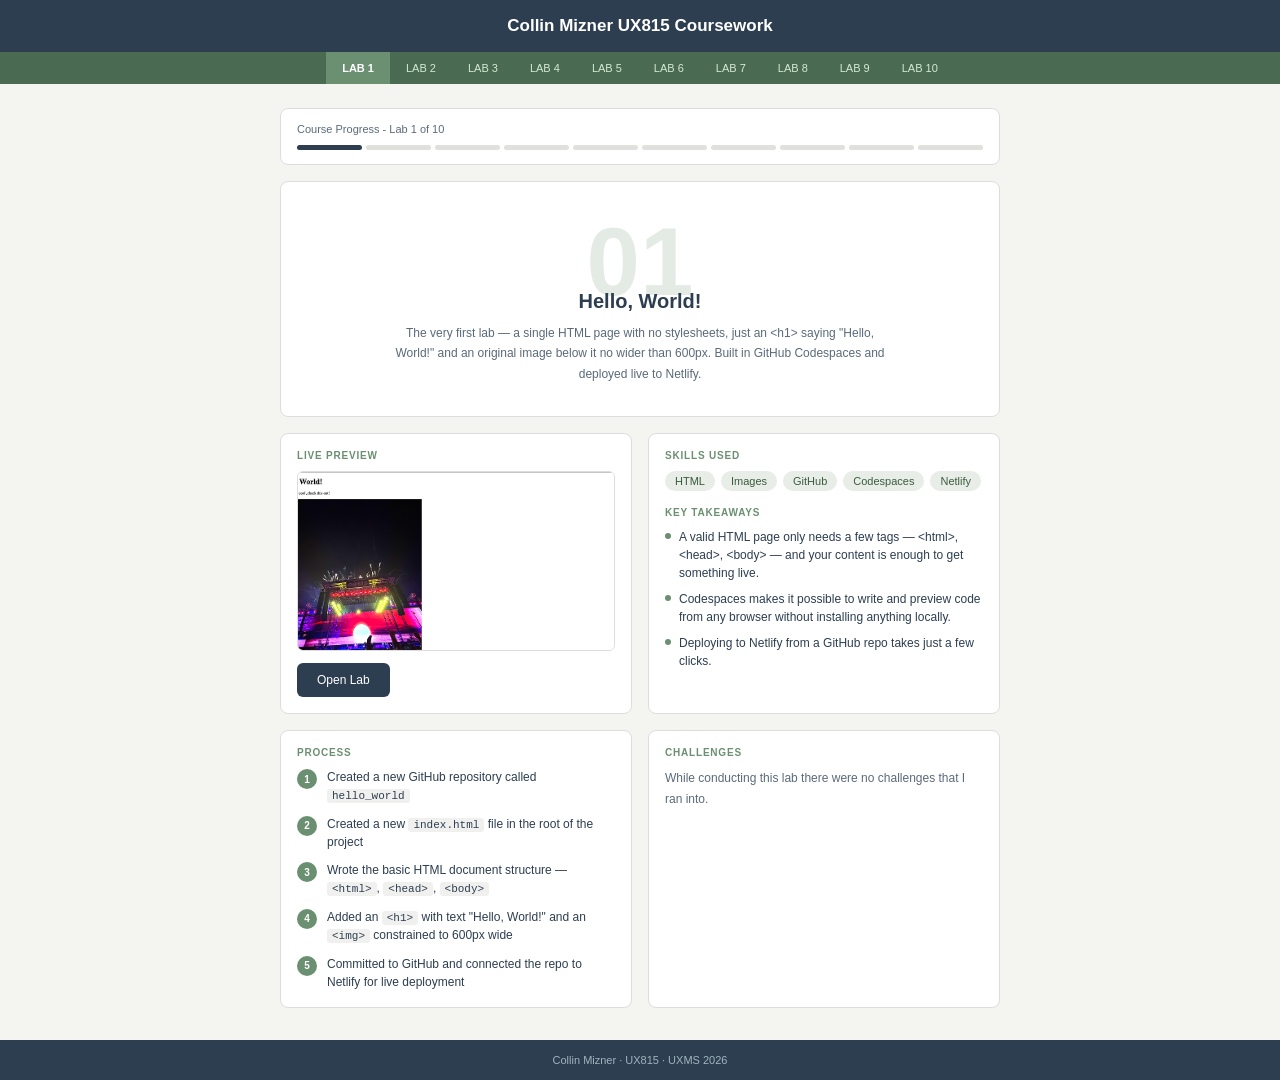
<file: index.html>
<!DOCTYPE html>
<html lang="en">
<head>
  <meta charset="UTF-8" />
  <meta name="viewport" content="width=device-width, initial-scale=1.0" />
  <title>Lab 1 — Hello, World!</title>
  <link rel="stylesheet" href="style.css" />
</head>
<body>

    <header class="site-header">
    Collin Mizner UX815 Coursework
  </header>

  <nav class="site-nav">
    <a href="index.html" class="active">LAB 1</a>
    <a href="lab2.html">LAB 2</a>
    <a href="lab3.html">LAB 3</a>
    <a href="lab4.html">LAB 4</a>
    <a href="lab5.html">LAB 5</a>
    <a href="lab6.html">LAB 6</a>
    <a href="lab7.html">LAB 7</a>
    <a href="lab8.html">LAB 8</a>
    <a href="lab9.html">LAB 9</a>
    <a href="lab10.html">LAB 10</a>
  </nav>

  <main class="page">

    <div class="progress-card">
      <p class="progress-label">Course Progress - Lab 1 of 10</p>
      <div class="progress-pips">
        <div class="pip current"></div>
        <div class="pip"></div><div class="pip"></div><div class="pip"></div>
        <div class="pip"></div><div class="pip"></div><div class="pip"></div>
        <div class="pip"></div><div class="pip"></div><div class="pip"></div>
      </div>
    </div>

    <div class="hero-card">
      <div class="lab-num">01</div>
      <h1 class="hero-title">Hello, World!</h1>
      <p class="hero-desc">
        The very first lab — a single HTML page with no stylesheets, just an &lt;h1&gt; saying
        "Hello, World!" and an original image below it no wider than 600px. Built in
        GitHub Codespaces and deployed live to Netlify.
      </p>
    </div>

    <div class="two-col">

     <div class="card">
  <p class="card-label">Live Preview</p>
  <div class="preview-box">
    <img src="lab1ss.png" alt="Lab 1 preview">
  </div>
  <a href="https://tiny-vacherin-6c7a20.netlify.app/" target="_blank" class="btn">Open Lab</a>
</div>

<div class="card">
        <p class="card-label">Skills Used</p>
        <div class="tags">
          <span class="tag">HTML</span>
          <span class="tag">Images</span>
          <span class="tag">GitHub</span>
          <span class="tag">Codespaces</span>
          <span class="tag">Netlify</span>
        </div>

         <p class="card-label" style="margin-top: 16px;">Key Takeaways</p>
        <div class="takeaway-list">
          <div class="takeaway">
            <div class="takeaway-dot"></div>
            <p>A valid HTML page only needs a few tags — &lt;html&gt;, &lt;head&gt;, &lt;body&gt; — and your content is enough to get something live.</p>
          </div>
          <div class="takeaway">
            <div class="takeaway-dot"></div>
            <p>Codespaces makes it possible to write and preview code from any browser without installing anything locally.</p>
          </div>
          <div class="takeaway">
            <div class="takeaway-dot"></div>
            <p>Deploying to Netlify from a GitHub repo takes just a few clicks.</p>
          </div>
        </div>
      </div>

    </div>

     <div class="two-col">
 
      <div class="card">
        <p class="card-label">Process</p>
        <div class="process-steps">
          <div class="step">
            <div class="step-num">1</div>
            <p>Created a new GitHub repository called <code>hello_world</code></p>
          </div>
          <div class="step">
            <div class="step-num">2</div>
            <p>Created a new <code>index.html</code> file in the root of the project</p>
          </div>
          <div class="step">
            <div class="step-num">3</div>
            <p>Wrote the basic HTML document structure — <code>&lt;html&gt;</code>, <code>&lt;head&gt;</code>, <code>&lt;body&gt;</code></p>
          </div>
          <div class="step">
            <div class="step-num">4</div>
            <p>Added an <code>&lt;h1&gt;</code> with text "Hello, World!" and an <code>&lt;img&gt;</code> constrained to 600px wide</p>
          </div>
          <div class="step">
            <div class="step-num">5</div>
            <p>Committed to GitHub and connected the repo to Netlify for live deployment</p>
          </div>
        </div>
      </div>

     <div class="card">
        <p class="card-label">Challenges</p>
        <p class="challenge-text">
          While conducting this lab there were no challenges that I ran into.
        </p>
      </div>

    </div>

  </main>

  <footer class="site-footer">
    Collin Mizner · UX815 · UXMS 2026
  </footer>

</body>
</html>
</file>
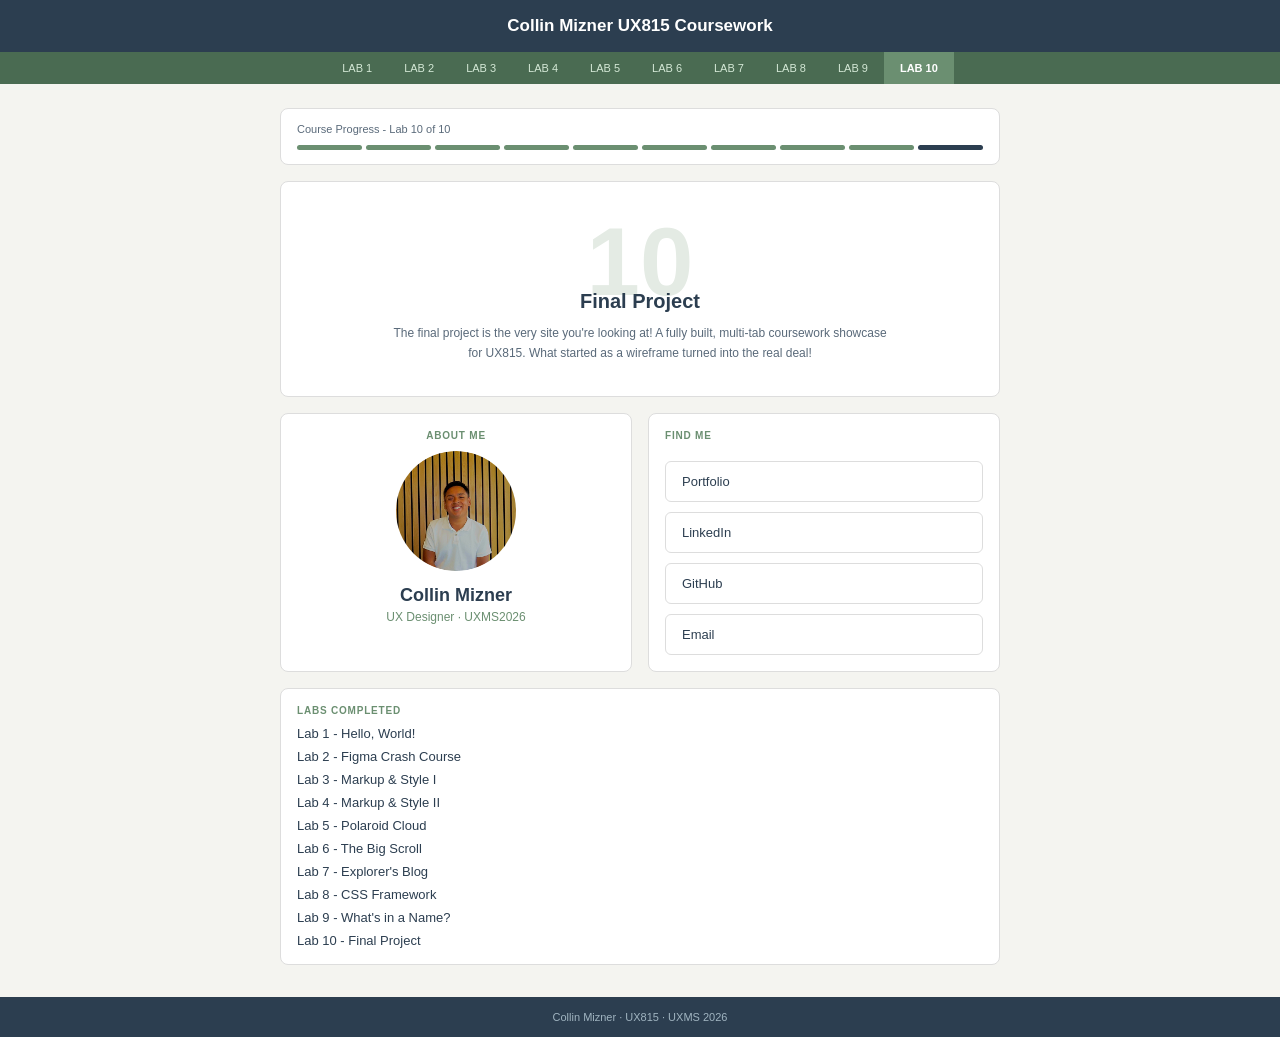
<file: lab10.html>
<!DOCTYPE html>
<html lang="en">
<head>
  <meta charset="UTF-8" />
  <meta name="viewport" content="width=device-width, initial-scale=1.0" />
  <title>Lab 10 — Final Project</title>
  <link rel="stylesheet" href="style.css" />
  <style>
    .about-card {
      text-align: center;
    }
    .avatar {
      width: 120px;
      height: 120px;
      border-radius: 50%;
      overflow: hidden;
      margin: 0 auto 14px;
    }
    .avatar img {
      width: 100%;
      height: 100%;
      object-fit: cover;
    }
    .bio-name {
      font-size: 18px;
      font-weight: 700;
      color: var(--color-navy);
      margin-bottom: 4px;
    }
    .bio-role {
      font-size: 12px;
      color: var(--color-sage);
    }
    .find-me-card {
      display: flex;
      flex-direction: column;
      gap: 10px;
    }
    .find-link {
      display: block;
      border: 0.5px solid var(--color-border);
      border-radius: var(--radius-sm);
      padding: 12px 16px;
      font-size: 13px;
      color: var(--color-navy);
      transition: background 0.15s;
    }
    .find-link:hover {
      background: var(--color-tag-bg);
    }
    .labs-completed {
      display: flex;
      flex-direction: column;
      gap: 8px;
    }
    .labs-completed li {
      font-size: 13px;
      color: var(--color-navy);
      list-style: none;
    }
    .full-card {
      background: var(--color-white);
      border: 0.5px solid var(--color-border);
      border-radius: var(--radius-md);
      padding: 16px;
    }
  </style>
</head>
<body>
    
  <header class="site-header">
    Collin Mizner UX815 Coursework
  </header>

  <nav class="site-nav">
    <a href="index.html">LAB 1</a>
    <a href="lab2.html">LAB 2</a>
    <a href="lab3.html">LAB 3</a>
    <a href="lab4.html">LAB 4</a>
    <a href="lab5.html">LAB 5</a>
    <a href="lab6.html">LAB 6</a>
    <a href="lab7.html">LAB 7</a>
    <a href="lab8.html">LAB 8</a>
    <a href="lab9.html">LAB 9</a>
    <a href="lab10.html" class="active">LAB 10</a>
  </nav>

  <main class="page">

    <div class="progress-card">
      <p class="progress-label">Course Progress - Lab 10 of 10</p>
      <div class="progress-pips">
        <div class="pip done"></div>
        <div class="pip done"></div>
        <div class="pip done"></div>
        <div class="pip done"></div>
        <div class="pip done"></div>
        <div class="pip done"></div>
        <div class="pip done"></div>
        <div class="pip done"></div>
        <div class="pip done"></div>
        <div class="pip current"></div>
      </div>
    </div>

    <div class="hero-card">
      <div class="lab-num">10</div>
      <h1 class="hero-title">Final Project</h1>
      <p class="hero-desc">
        The final project is the very site you're looking at! A fully built, multi-tab
        coursework showcase for UX815. What started as a wireframe turned into the
        real deal!
      </p>
    </div>
    
    <div class="two-col">

      <div class="card about-card">
        <p class="card-label">About Me</p>
        <div class="avatar">
          <img src="lab10ss.png" alt="Collin Mizner">
        </div>
        <p class="bio-name">Collin Mizner</p>
        <p class="bio-role">UX Designer · UXMS2026</p>
      </div>

      <div class="card find-me-card">
        <p class="card-label">Find Me</p>
        <a href="https://collinmizner.com/" target="_blank" class="find-link">Portfolio</a>
        <a href="www.linkedin.com/in/collinmizner" target="_blank" class="find-link">LinkedIn</a>
        <a href="https://github.com/collinmiznerr" target="_blank" class="find-link">GitHub</a>
        <a href="mailto:miznerco@msu.edu" class="find-link">Email</a>
      </div>

    </div>

    <div class="full-card">
      <p class="card-label">Labs Completed</p>
      <ul class="labs-completed">
        <li>Lab 1 - Hello, World!</li>
        <li>Lab 2 - Figma Crash Course</li>
        <li>Lab 3 - Markup & Style I</li>
        <li>Lab 4 - Markup & Style II</li>
        <li>Lab 5 - Polaroid Cloud</li>
        <li>Lab 6 - The Big Scroll</li>
        <li>Lab 7 - Explorer's Blog</li>
        <li>Lab 8 - CSS Framework</li>
        <li>Lab 9 - What's in a Name?</li>
        <li>Lab 10 - Final Project</li>
      </ul>
    </div>

  </main>

  <footer class="site-footer">
    Collin Mizner · UX815 · UXMS 2026
  </footer>

</body>
</html>
</file>
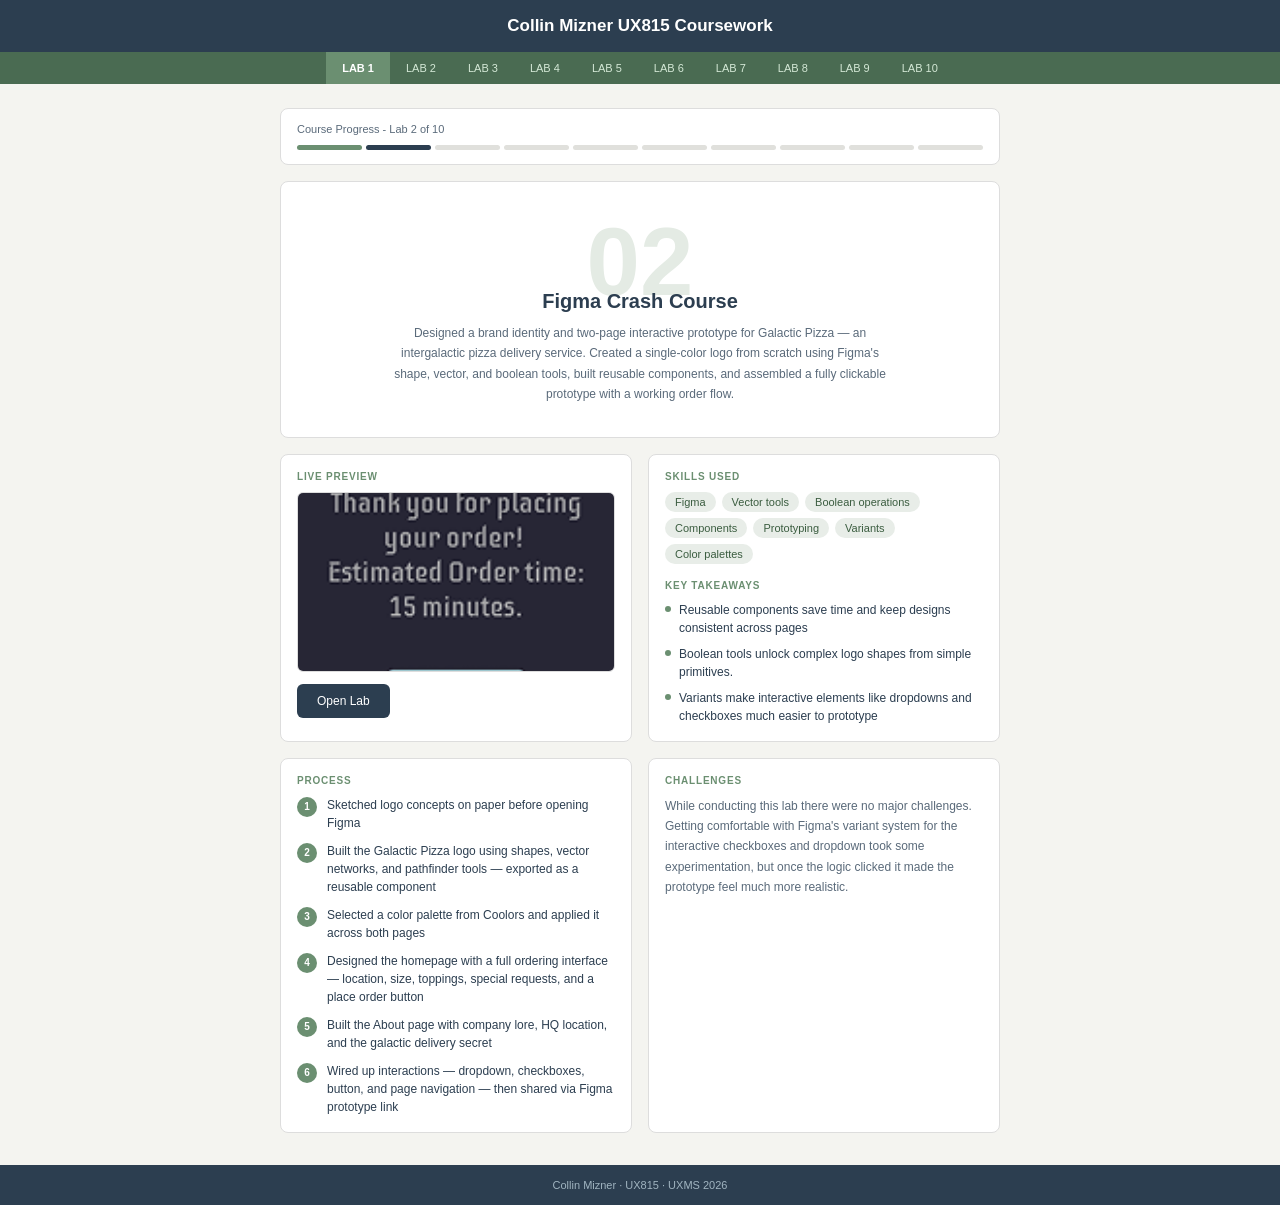
<file: lab2.html>
<!DOCTYPE html>
<html lang="en">
<head>
  <meta charset="UTF-8" />
  <meta name="viewport" content="width=device-width, initial-scale=1.0" />
  <title>Lab 2 — Figma Crash Course</title>
  <link rel="stylesheet" href="style.css" />
</head>
<body>

    <header class="site-header">
    Collin Mizner UX815 Coursework
  </header>

  <nav class="site-nav">
    <a href="index.html" class="active">LAB 1</a>
    <a href="lab2.html">LAB 2</a>
    <a href="lab3.html">LAB 3</a>
    <a href="lab4.html">LAB 4</a>
    <a href="lab5.html">LAB 5</a>
    <a href="lab6.html">LAB 6</a>
    <a href="lab7.html">LAB 7</a>
    <a href="lab8.html">LAB 8</a>
    <a href="lab9.html">LAB 9</a>
    <a href="lab10.html">LAB 10</a>
  </nav>

  <main class="page">

    <div class="progress-card">
      <p class="progress-label">Course Progress - Lab 2 of 10</p>
      <div class="progress-pips">
       <div class="pip done"></div>
        <div class="pip current"></div>
        <div class="pip"></div><div class="pip"></div><div class="pip"></div>
        <div class="pip"></div><div class="pip"></div><div class="pip"></div>
        <div class="pip"></div><div class="pip"></div>
      </div>
    </div>

    <div class="hero-card">
      <div class="lab-num">02</div>
      <h1 class="hero-title">Figma Crash Course</h1>
      <p class="hero-desc">
       Designed a brand identity and two-page interactive prototype for Galactic Pizza — an
        intergalactic pizza delivery service. Created a single-color logo from scratch using
        Figma's shape, vector, and boolean tools, built reusable components, and assembled
        a fully clickable prototype with a working order flow.
      </p>
    </div>

    <div class="two-col">

     <div class="card">
  <p class="card-label">Live Preview</p>
  <div class="preview-box">
    <img src="lab2ss.png" alt="Lab 2 preview">
  </div>
  <a href="https://www.figma.com/design/QTYIwcQ414nW9KwA9tilQb/UX815-Lab-2.5?node-id=0-1&t=7ZgVJCcYw97Bv2ly-1" target="_blank" class="btn">Open Lab</a>
</div>

<div class="card">
        <p class="card-label">Skills Used</p>
        <div class="tags">
         <span class="tag">Figma</span>
          <span class="tag">Vector tools</span>
          <span class="tag">Boolean operations</span>
          <span class="tag">Components</span>
          <span class="tag">Prototyping</span>
          <span class="tag">Variants</span>
          <span class="tag">Color palettes</span>
        </div>

         <p class="card-label" style="margin-top: 16px;">Key Takeaways</p>
        <div class="takeaway-list">
          <div class="takeaway">
            <div class="takeaway-dot"></div>
            <p>Reusable components save time and keep designs consistent across pages</p>
          </div>
          <div class="takeaway">
            <div class="takeaway-dot"></div>
            <p>Boolean tools unlock complex logo shapes from simple primitives.</p>
          </div>
          <div class="takeaway">
            <div class="takeaway-dot"></div>
            <p>Variants make interactive elements like dropdowns and checkboxes much easier to prototype</p>
          </div>
        </div>
      </div>

    </div>


     <div class="two-col">
 
      <div class="card">
        <p class="card-label">Process</p>
        <div class="process-steps">
          <div class="step">
            <div class="step-num">1</div>
            <p>Sketched logo concepts on paper before opening Figma</p>
          </div>
          <div class="step">
            <div class="step-num">2</div>
            <p>Built the Galactic Pizza logo using shapes, vector networks, and pathfinder tools — exported as a reusable component</p>
          </div>
          <div class="step">
            <div class="step-num">3</div>
            <p>Selected a color palette from Coolors and applied it across both pages</p>
          </div>
          <div class="step">
            <div class="step-num">4</div>
            <p>Designed the homepage with a full ordering interface — location, size, toppings, special requests, and a place order button</p>
          </div>
          <div class="step">
            <div class="step-num">5</div>
            <p>Built the About page with company lore, HQ location, and the galactic delivery secret</p>
          </div>
          <div class="step">
            <div class="step-num">6</div>
            <p>Wired up interactions — dropdown, checkboxes, button, and page navigation — then shared via Figma prototype link</p>
          </div>
        </div>
      </div>


     <div class="card">
        <p class="card-label">Challenges</p>
        <p class="challenge-text">
          While conducting this lab there were no major challenges. Getting comfortable with
          Figma's variant system for the interactive checkboxes and dropdown took some
          experimentation, but once the logic clicked it made the prototype feel much more realistic.</p>
      </div>

    </div>

  </main>

  <footer class="site-footer">
    Collin Mizner · UX815 · UXMS 2026
  </footer>

</body>
</html>
</file>
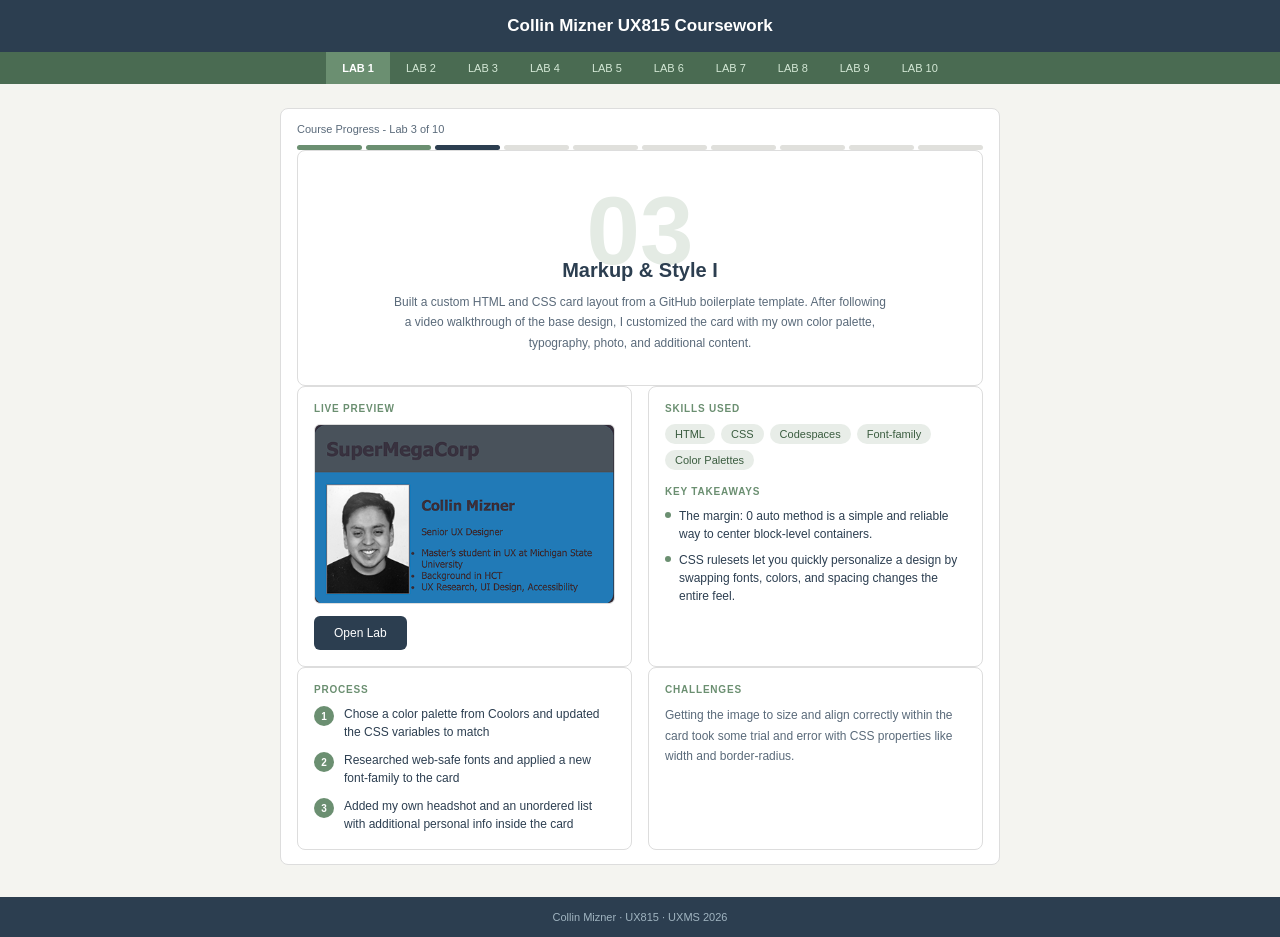
<file: lab3.html>
<!DOCTYPE html>
<html lang="en">
<head>
  <meta charset="UTF-8" />
  <meta name="viewport" content="width=device-width, initial-scale=1.0" />
  <title>Lab 3 — Markup & Style I</title>
  <link rel="stylesheet" href="style.css" />
</head>
<body>

    <header class="site-header">
    Collin Mizner UX815 Coursework
  </header>

  <nav class="site-nav">
    <a href="index.html" class="active">LAB 1</a>
    <a href="lab2.html">LAB 2</a>
    <a href="lab3.html">LAB 3</a>
    <a href="lab4.html">LAB 4</a>
    <a href="lab5.html">LAB 5</a>
    <a href="lab6.html">LAB 6</a>
    <a href="lab7.html">LAB 7</a>
    <a href="lab8.html">LAB 8</a>
    <a href="lab9.html">LAB 9</a>
    <a href="lab10.html">LAB 10</a>
  </nav>

  <main class="page">

    <div class="progress-card">
      <p class="progress-label">Course Progress - Lab 3 of 10</p>
      <div class="progress-pips">
        <div class="pip done"></div><div class="pip done"></div>
        <div class="pip current"></div>
        <div class="pip"></div><div class="pip"></div><div class="pip"></div>
        <div class="pip"></div><div class="pip"></div><div class="pip"></div>
        <div class="pip"></div>
    </div>

    <div class="hero-card">
      <div class="lab-num">03</div>
      <h1 class="hero-title">Markup & Style I</h1>
      <p class="hero-desc">
       Built a custom HTML and CSS card layout from a GitHub boilerplate template.
        After following a video walkthrough of the base design, I customized the card
        with my own color palette, typography, photo, and additional content.
      </p>
    </div>

    <div class="two-col">

     <div class="card">
  <p class="card-label">Live Preview</p>
  <div class="preview-box">
    <img src="lab3ss.png" alt="Lab 3 preview">
  </div>
  <a href="https://dulcet-mandazi-91d140.netlify.app/" target="_blank" class="btn">Open Lab</a>
</div>

<div class="card">
        <p class="card-label">Skills Used</p>
        <div class="tags">
          <span class="tag">HTML</span>
          <span class="tag">CSS</span>
          <span class="tag">Codespaces</span>
          <span class="tag">Font-family</span>
          <span class="tag">Color Palettes</span>
        </div>

          <p class="card-label" style="margin-top: 16px;">Key Takeaways</p>
        <div class="takeaway-list">
          <div class="takeaway">
            <div class="takeaway-dot"></div>
            <p>The margin: 0 auto method is a simple and reliable way to center block-level containers.</p>
          </div>
          <div class="takeaway">
            <div class="takeaway-dot"></div>
            <p>CSS rulesets let you quickly personalize a design by swapping fonts, colors, and spacing changes the entire feel.</p>
          </div>
        </div>
      </div>

    </div>


     <div class="two-col">
 
      <div class="card">
        <p class="card-label">Process</p>
        <div class="process-steps">
          <div class="step">
            <div class="step-num">1</div>
            <p>Chose a color palette from Coolors and updated the CSS variables to match</p>
          </div>
          <div class="step">
            <div class="step-num">2</div>
            <p>Researched web-safe fonts and applied a new font-family to the card</p>
          </div>
          <div class="step">
            <div class="step-num">3</div>
            <p>Added my own headshot and an unordered list with additional personal info inside the card</p>
          </div>
        </div>
      </div>


     <div class="card">
        <p class="card-label">Challenges</p>
        <p class="challenge-text">
          Getting the image to size and align correctly within the card took some trial and error with CSS properties like width and border-radius.</p>
      </div>

    </div>

  </main>

  <footer class="site-footer">
    Collin Mizner · UX815 · UXMS 2026
  </footer>

</body>
</html>
</file>
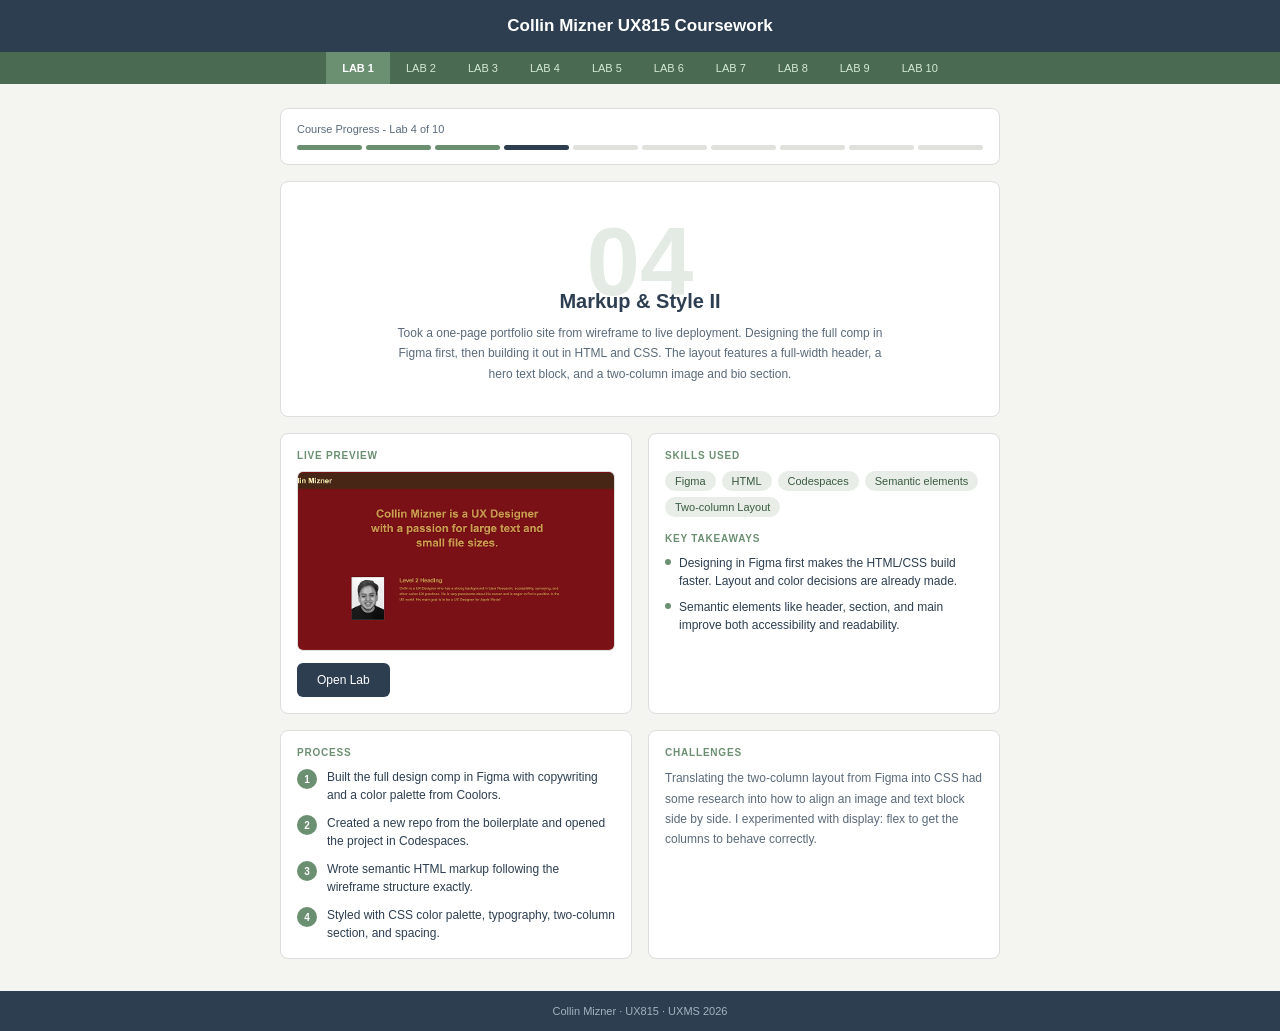
<file: lab4.html>
<!DOCTYPE html>
<html lang="en">
<head>
  <meta charset="UTF-8" />
  <meta name="viewport" content="width=device-width, initial-scale=1.0" />
  <title>Lab 4 — Markup & Style II</title>
  <link rel="stylesheet" href="style.css" />
</head>
<body>

    <header class="site-header">
    Collin Mizner UX815 Coursework
  </header>

  <nav class="site-nav">
    <a href="index.html" class="active">LAB 1</a>
    <a href="lab2.html">LAB 2</a>
    <a href="lab3.html">LAB 3</a>
    <a href="lab4.html">LAB 4</a>
    <a href="lab5.html">LAB 5</a>
    <a href="lab6.html">LAB 6</a>
    <a href="lab7.html">LAB 7</a>
    <a href="lab8.html">LAB 8</a>
    <a href="lab9.html">LAB 9</a>
    <a href="lab10.html">LAB 10</a>
  </nav>

  <main class="page">

    <div class="progress-card">
      <p class="progress-label">Course Progress - Lab 4 of 10</p>
      <div class="progress-pips">
        <div class="pip done"></div><div class="pip done"></div>
        <div class="pip done"></div>
        <div class="pip current"></div>
        <div class="pip"></div><div class="pip"></div><div class="pip"></div>
        <div class="pip"></div><div class="pip"></div><div class="pip"></div>
      </div>
    </div>

    <div class="hero-card">
      <div class="lab-num">04</div>
      <h1 class="hero-title">Markup & Style II</h1>
      <p class="hero-desc">
        Took a one-page portfolio site from wireframe to live deployment. Designing the
        full comp in Figma first, then building it out in HTML and CSS. The layout features
        a full-width header, a hero text block, and a two-column image and bio section.
      </p>
    </div>

    <div class="two-col">

     <div class="card">
  <p class="card-label">Live Preview</p>
  <div class="preview-box">
    <img src="lab4ss.png" alt="Lab 4 preview">
  </div>
  <a href="https://lab45.netlify.app/" target="_blank" class="btn">Open Lab</a>
</div>

<div class="card">
        <p class="card-label">Skills Used</p>
        <div class="tags">
          <span class="tag">Figma</span>
          <span class="tag">HTML</span>
          <span class="tag">Codespaces</span>
          <span class="tag">Semantic elements</span>
          <span class="tag">Two-column Layout</span>
        </div>

         
 
        <p class="card-label" style="margin-top: 16px;">Key Takeaways</p>
        <div class="takeaway-list">
          <div class="takeaway">
            <div class="takeaway-dot"></div>
            <p>Designing in Figma first makes the HTML/CSS build faster. Layout and color decisions are already made.</p>
          </div>
          <div class="takeaway">
            <div class="takeaway-dot"></div>
            <p>Semantic elements like header, section, and main improve both accessibility and readability.</p>
          </div>
        </div>
      </div>

    </div>


    <div class="two-col">
 
      <div class="card">
        <p class="card-label">Process</p>
        <div class="process-steps">
          <div class="step">
            <div class="step-num">1</div>
            <p>Built the full design comp in Figma with copywriting and a color palette from Coolors.</p>
          </div>
          <div class="step">
            <div class="step-num">2</div>
            <p>Created a new repo from the boilerplate and opened the project in Codespaces.</p>
          </div>
          <div class="step">
            <div class="step-num">3</div>
            <p>Wrote semantic HTML markup following the wireframe structure exactly.</p>
          </div>
          <div class="step">
            <div class="step-num">4</div>
            <p>Styled with CSS color palette, typography, two-column section, and spacing.</p>
          </div>
        </div>
      </div>


     <div class="card">
        <p class="card-label">Challenges</p>
        <p class="challenge-text">
           Translating the two-column layout from Figma into CSS had some research into how to align an image and text block side by side. I experimented with display: flex to get the columns to behave correctly.</p>
      </div>

    </div>

  </main>

  <footer class="site-footer">
    Collin Mizner · UX815 · UXMS 2026
  </footer>

</body>
</html>
</file>
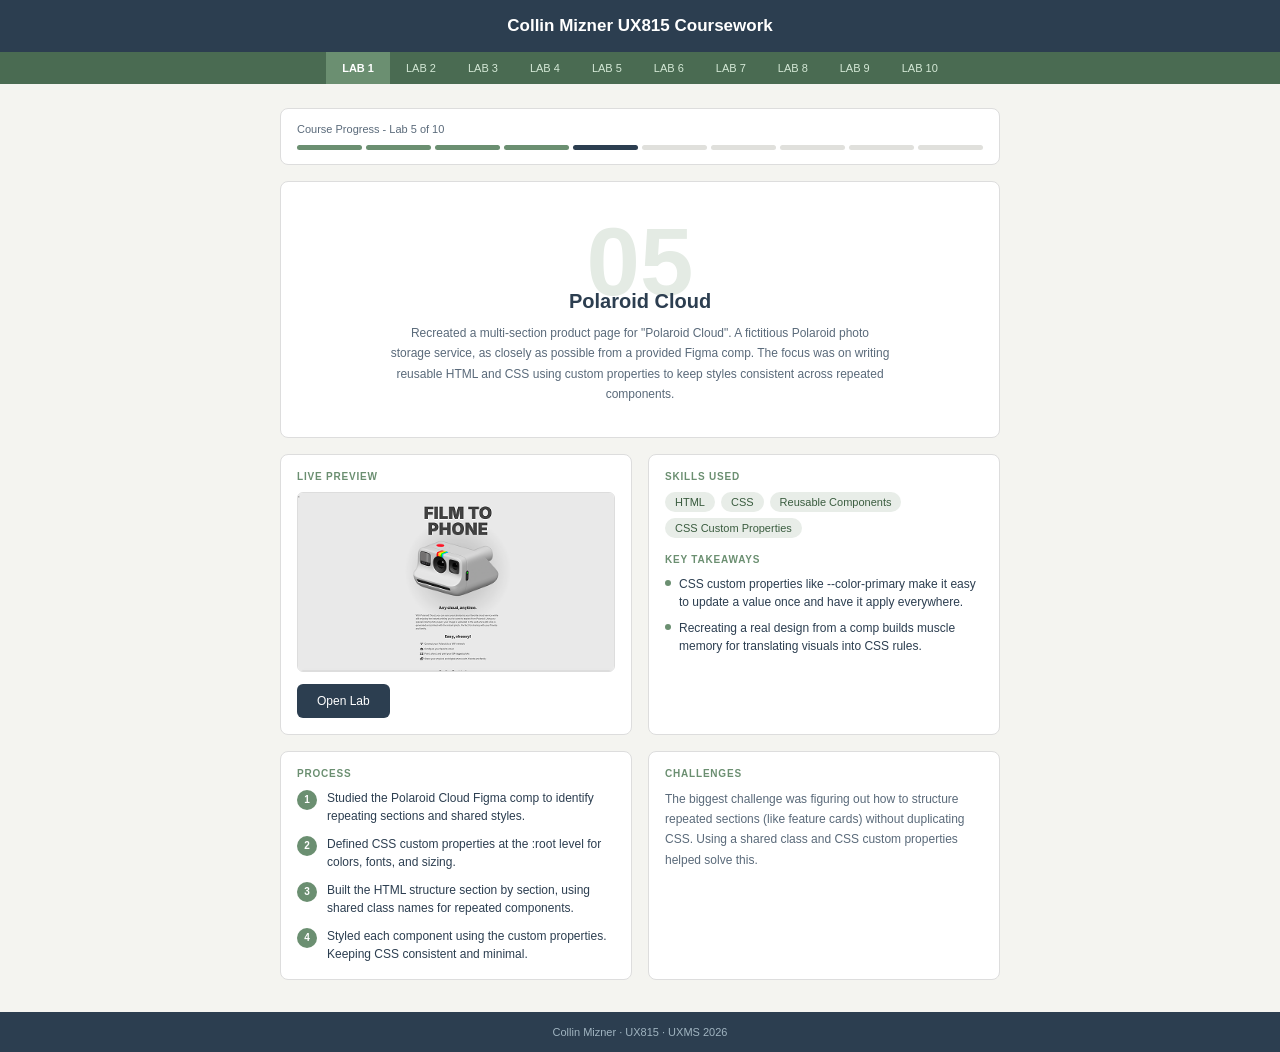
<file: lab5.html>
<!DOCTYPE html>
<html lang="en">
<head>
  <meta charset="UTF-8" />
  <meta name="viewport" content="width=device-width, initial-scale=1.0" />
  <title>Lab 5 — Polaroid Cloud</title>
  <link rel="stylesheet" href="style.css" />
</head>
<body>

    <header class="site-header">
    Collin Mizner UX815 Coursework
  </header>

  <nav class="site-nav">
    <a href="index.html" class="active">LAB 1</a>
    <a href="lab2.html">LAB 2</a>
    <a href="lab3.html">LAB 3</a>
    <a href="lab4.html">LAB 4</a>
    <a href="lab5.html">LAB 5</a>
    <a href="lab6.html">LAB 6</a>
    <a href="lab7.html">LAB 7</a>
    <a href="lab8.html">LAB 8</a>
    <a href="lab9.html">LAB 9</a>
    <a href="lab10.html">LAB 10</a>
  </nav>

  <main class="page">

    <div class="progress-card">
      <p class="progress-label">Course Progress - Lab 5 of 10</p>
      <div class="progress-pips">
      <div class="pip done"></div><div class="pip done"></div>
      <div class="pip done"></div><div class="pip done"></div>
      <div class="pip current"></div>
      <div class="pip"></div><div class="pip"></div><div class="pip"></div>
      <div class="pip"></div><div class="pip"></div>
      </div>
    </div>

    <div class="hero-card">
      <div class="lab-num">05</div>
      <h1 class="hero-title">Polaroid Cloud</h1>
      <p class="hero-desc">
       Recreated a multi-section product page for "Polaroid Cloud". A fictitious
        Polaroid photo storage service, as closely as possible from a provided Figma
        comp. The focus was on writing reusable HTML and CSS using custom
        properties to keep styles consistent across repeated components.
      </p>
    </div>

    <div class="two-col">

    <div class="card">
        <p class="card-label">Live Preview</p>
        <div class="preview-box">
          <img src="lab5ss.png" alt="Lab 5 preview">
        </div>
        <a href="https://glowing-kangaroo-842bbe.netlify.app/" target="_blank" class="btn">Open Lab</a>
      </div>
 
      <div class="card">
        <p class="card-label">Skills Used</p>
        <div class="tags">
          <span class="tag">HTML</span>
          <span class="tag">CSS</span>
          <span class="tag">Reusable Components</span>
          <span class="tag">CSS Custom Properties</span>
        </div>

          <p class="card-label" style="margin-top: 16px;">Key Takeaways</p>
        <div class="takeaway-list">
          <div class="takeaway">
            <div class="takeaway-dot"></div>
            <p>CSS custom properties like --color-primary make it easy to update a value once and have it apply everywhere.</p>
          </div>
          <div class="takeaway">
            <div class="takeaway-dot"></div>
            <p>Recreating a real design from a comp builds muscle memory for translating visuals into CSS rules.</p>
          </div>
        </div>
      </div>

    </div>


     <div class="two-col">
 
      <div class="card">
        <p class="card-label">Process</p>
        <div class="process-steps">
          <div class="step">
            <div class="step-num">1</div>
            <p>Studied the Polaroid Cloud Figma comp to identify repeating sections and shared styles.</p>
          </div>
          <div class="step">
            <div class="step-num">2</div>
            <p>Defined CSS custom properties at the :root level for colors, fonts, and sizing.</p>
          </div>
          <div class="step">
            <div class="step-num">3</div>
            <p>Built the HTML structure section by section, using shared class names for repeated components.</p>
          </div>
          <div class="step">
            <div class="step-num">4</div>
            <p>Styled each component using the custom properties. Keeping CSS consistent and minimal.</p>
          </div>
        </div>
      </div>


     <div class="card">
        <p class="card-label">Challenges</p>
        <p class="challenge-text">
         The biggest challenge was figuring out how to structure repeated sections (like feature cards) without duplicating CSS. Using a shared class and CSS custom properties helped solve this.</p>
      </div>

    </div>

  </main>

  <footer class="site-footer">
    Collin Mizner · UX815 · UXMS 2026
  </footer>

</body>
</html>
</file>
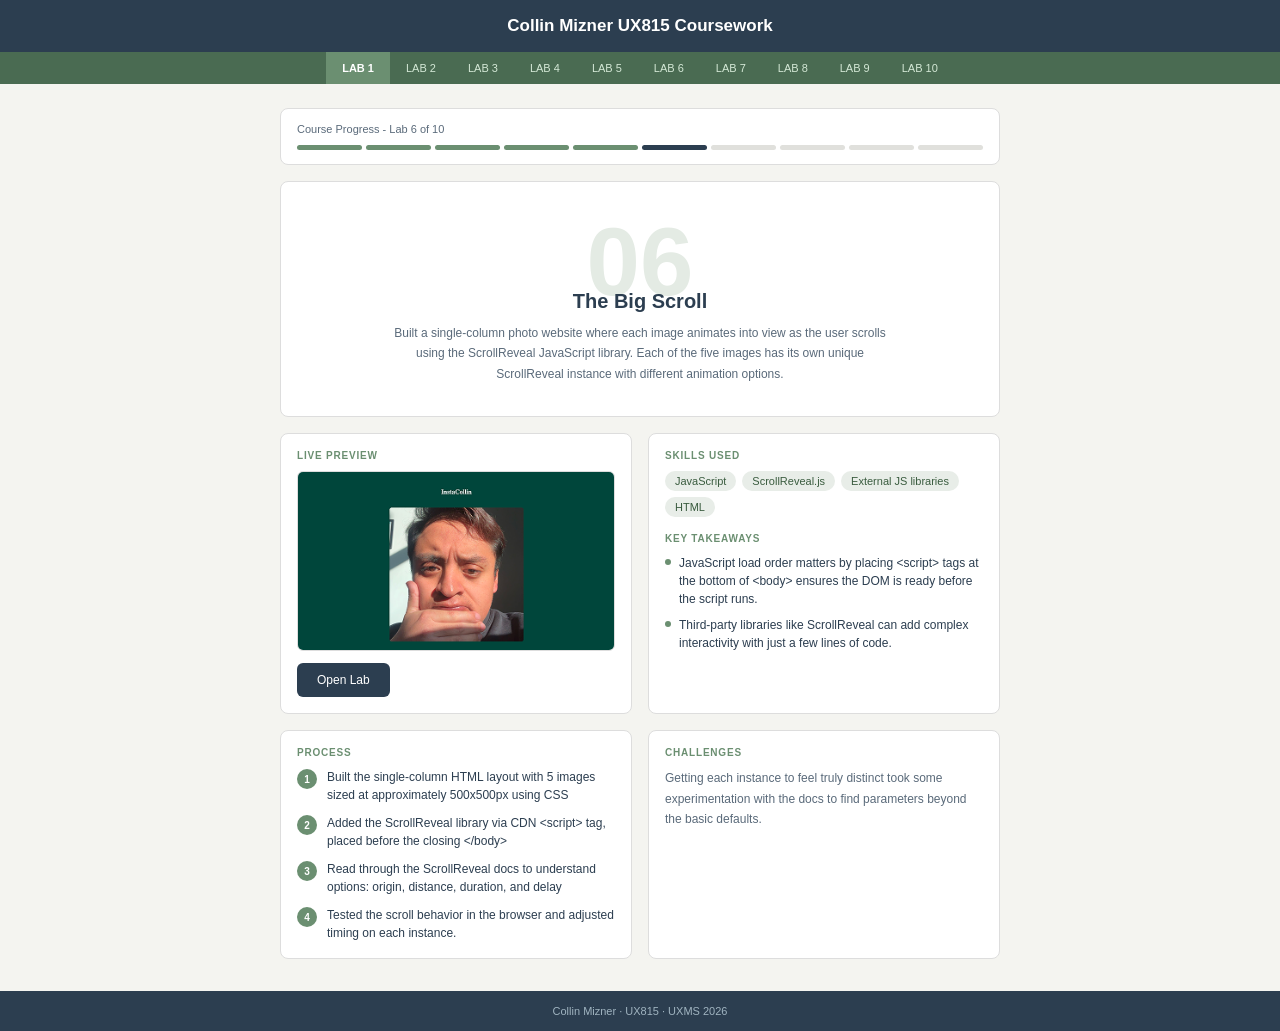
<file: lab6.html>
<!DOCTYPE html>
<html lang="en">
<head>
  <meta charset="UTF-8" />
  <meta name="viewport" content="width=device-width, initial-scale=1.0" />
  <title>Lab 6 — The Big Scroll</title>
  <link rel="stylesheet" href="style.css" />
</head>
<body>

    <header class="site-header">
    Collin Mizner UX815 Coursework
  </header>

  <nav class="site-nav">
    <a href="index.html" class="active">LAB 1</a>
    <a href="lab2.html">LAB 2</a>
    <a href="lab3.html">LAB 3</a>
    <a href="lab4.html">LAB 4</a>
    <a href="lab5.html">LAB 5</a>
    <a href="lab6.html">LAB 6</a>
    <a href="lab7.html">LAB 7</a>
    <a href="lab8.html">LAB 8</a>
    <a href="lab9.html">LAB 9</a>
    <a href="lab10.html">LAB 10</a>
  </nav>

  <main class="page">

    <div class="progress-card">
      <p class="progress-label">Course Progress - Lab 6 of 10</p>
      <div class="progress-pips">
        <div class="pip done"></div><div class="pip done"></div>
        <div class="pip done"></div><div class="pip done"></div>
        <div class="pip done"></div>
        <div class="pip current"></div>
        <div class="pip"></div><div class="pip"></div>
        <div class="pip"></div><div class="pip"></div>
      </div>
    </div>

    <div class="hero-card">
      <div class="lab-num">06</div>
      <h1 class="hero-title">The Big Scroll</h1>
      <p class="hero-desc">
      Built a single-column photo website where each image animates into view as the
        user scrolls using the ScrollReveal JavaScript library. Each of the five images has
        its own unique ScrollReveal instance with different animation options.
      </p>
    </div>

    <div class="two-col">

     <div class="card">
  <p class="card-label">Live Preview</p>
  <div class="preview-box">
    <img src="lab6ss.png" alt="Lab 6 preview">
  </div>
  <a href="https://tourmaline-rugelach-d78d92.netlify.app/" target="_blank" class="btn">Open Lab</a>
</div>

<div class="card">
        <p class="card-label">Skills Used</p>
        <div class="tags">
          <span class="tag">JavaScript</span>
          <span class="tag">ScrollReveal.js</span>
          <span class="tag">External JS libraries</span>
          <span class="tag">HTML</span>
        </div>

        <p class="card-label" style="margin-top: 16px;">Key Takeaways</p>
        <div class="takeaway-list">
          <div class="takeaway">
            <div class="takeaway-dot"></div>
            <p>JavaScript load order matters by placing &lt;script&gt; tags at the bottom of &lt;body&gt; ensures the DOM is ready before the script runs.</p>
          </div>
          <div class="takeaway">
            <div class="takeaway-dot"></div>
            <p>Third-party libraries like ScrollReveal can add complex interactivity with just a few lines of code.</p>
          </div>
        </div>
      </div>

    </div>


     <div class="two-col">
 
     <div class="card">
        <p class="card-label">Process</p>
        <div class="process-steps">
          <div class="step">
            <div class="step-num">1</div>
            <p>Built the single-column HTML layout with 5 images sized at approximately 500x500px using CSS</p>
          </div>
          <div class="step">
            <div class="step-num">2</div>
            <p>Added the ScrollReveal library via CDN &lt;script&gt; tag, placed before the closing &lt;/body&gt;</p>
          </div>
          <div class="step">
            <div class="step-num">3</div>
            <p>Read through the ScrollReveal docs to understand options: origin, distance, duration, and delay</p>
          </div>
          <div class="step">
            <div class="step-num">4</div>
            <p>Tested the scroll behavior in the browser and adjusted timing on each instance.</p>
          </div>
        </div>
      </div>


     <div class="card">
        <p class="card-label">Challenges</p>
        <p class="challenge-text">
           Getting each instance to feel truly distinct took some experimentation with the docs to find parameters beyond the basic defaults.</p>
      </div>

    </div>

  </main>

  <footer class="site-footer">
    Collin Mizner · UX815 · UXMS 2026
  </footer>

</body>
</html>
</file>
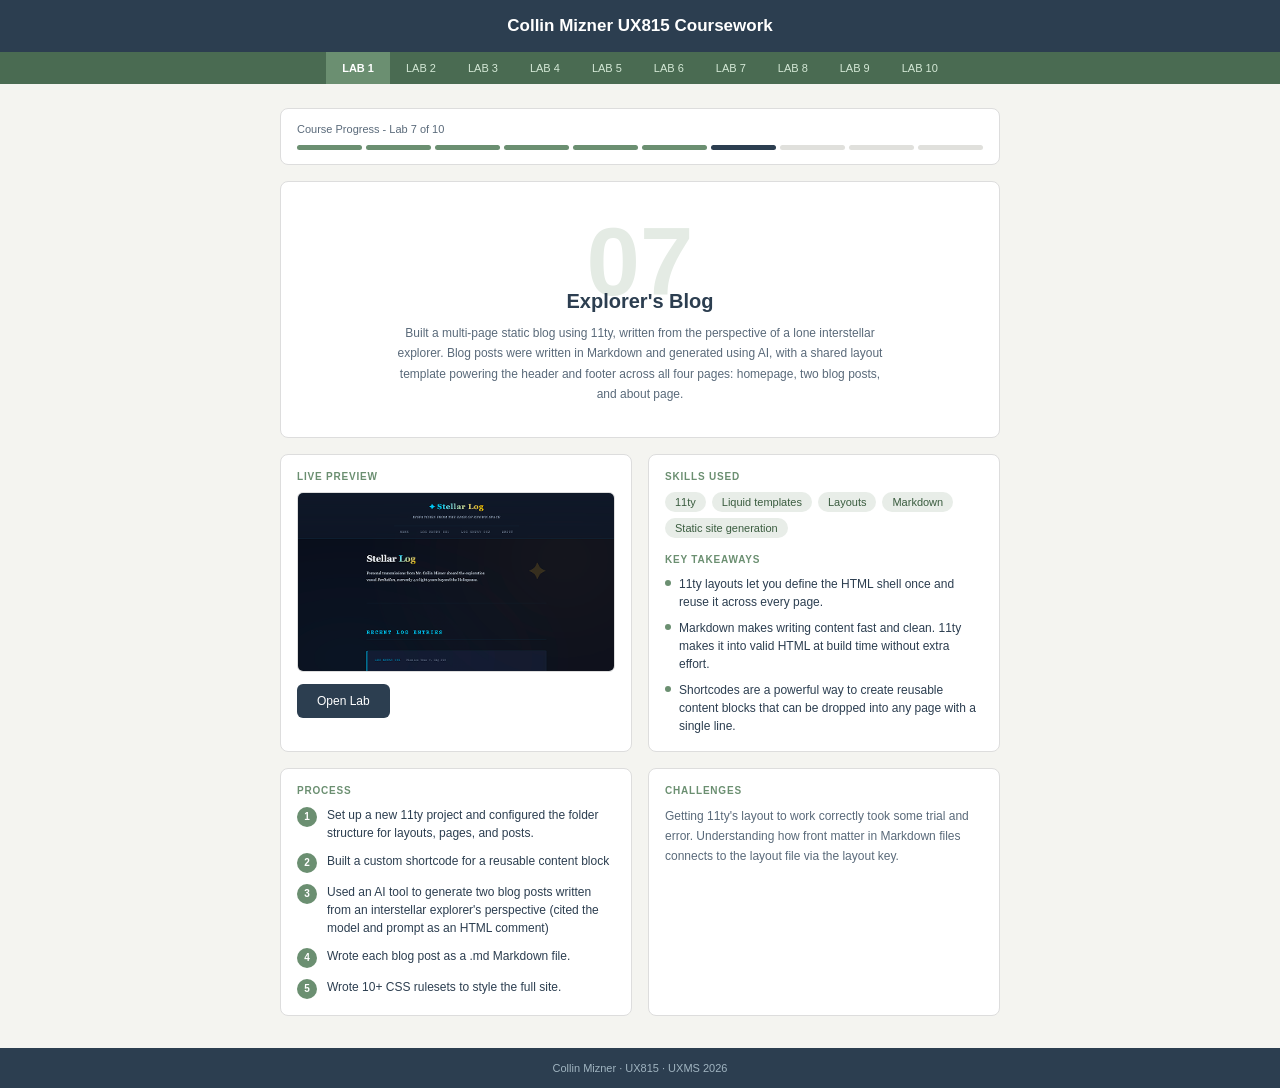
<file: lab7.html>
<!DOCTYPE html>
<html lang="en">
<head>
  <meta charset="UTF-8" />
  <meta name="viewport" content="width=device-width, initial-scale=1.0" />
  <title>Lab 7 — Explorer's Blog</title>
  <link rel="stylesheet" href="style.css" />
</head>
<body>

    <header class="site-header">
    Collin Mizner UX815 Coursework
  </header>

  <nav class="site-nav">
    <a href="index.html" class="active">LAB 1</a>
    <a href="lab2.html">LAB 2</a>
    <a href="lab3.html">LAB 3</a>
    <a href="lab4.html">LAB 4</a>
    <a href="lab5.html">LAB 5</a>
    <a href="lab6.html">LAB 6</a>
    <a href="lab7.html">LAB 7</a>
    <a href="lab8.html">LAB 8</a>
    <a href="lab9.html">LAB 9</a>
    <a href="lab10.html">LAB 10</a>
  </nav>

  <main class="page">

    <div class="progress-card">
      <p class="progress-label">Course Progress - Lab 7 of 10</p>
      <div class="progress-pips">
      <div class="pip done"></div><div class="pip done"></div>
      <div class="pip done"></div><div class="pip done"></div>
      <div class="pip done"></div><div class="pip done"></div>
      <div class="pip current"></div>
      <div class="pip"></div><div class="pip"></div><div class="pip"></div>
      </div>
    </div>

    <div class="hero-card">
      <div class="lab-num">07</div>
      <h1 class="hero-title">Explorer's Blog</h1>
      <p class="hero-desc">
        Built a multi-page static blog using 11ty, written from the perspective of a lone
        interstellar explorer. Blog posts were written in Markdown and generated
        using AI, with a shared layout template powering the header and footer across
        all four pages: homepage, two blog posts, and about page.
      </p>
    </div>

    <div class="two-col">

     <div class="card">
  <p class="card-label">Live Preview</p>
  <div class="preview-box">
    <img src="lab7ss.png" alt="Lab 7 preview">
  </div>
  <a href="https://inquisitive-tarsier-77b4a5.netlify.app/" target="_blank" class="btn">Open Lab</a>
</div>

<div class="card">
        <p class="card-label">Skills Used</p>
        <div class="tags">
          <span class="tag">11ty</span>
          <span class="tag">Liquid templates</span>
          <span class="tag">Layouts</span>
          <span class="tag">Markdown</span>
          <span class="tag">Static site generation</span>
        </div>

        <p class="card-label" style="margin-top: 16px;">Key Takeaways</p>
        <div class="takeaway-list">
          <div class="takeaway">
            <div class="takeaway-dot"></div>
            <p>11ty layouts let you define the HTML shell once and reuse it across every page.</p>
          </div>
          <div class="takeaway">
            <div class="takeaway-dot"></div>
            <p>Markdown makes writing content fast and clean. 11ty makes it into valid HTML at build time without extra effort.</p>
          </div>
          <div class="takeaway">
            <div class="takeaway-dot"></div>
            <p>Shortcodes are a powerful way to create reusable content blocks that can be dropped into any page with a single line.</p>
          </div>
        </div>
      </div>

    </div>


     <div class="two-col">
 
      <div class="card">
        <p class="card-label">Process</p>
        <div class="process-steps">
          <div class="step">
            <div class="step-num">1</div>
            <p>Set up a new 11ty project and configured the folder structure for layouts, pages, and posts.</p>
          </div>
          <div class="step">
            <div class="step-num">2</div>
            <p>Built a custom shortcode for a reusable content block</p>
          </div>
          <div class="step">
            <div class="step-num">3</div>
            <p>Used an AI tool to generate two blog posts written from an interstellar explorer's perspective (cited the model and prompt as an HTML comment)</p>
          </div>
          <div class="step">
            <div class="step-num">4</div>
            <p>Wrote each blog post as a .md Markdown file.</p>
          </div>
          <div class="step">
            <div class="step-num">5</div>
            <p>Wrote 10+ CSS rulesets to style the full site.</p>
          </div>
        </div>
      </div>


     <div class="card">
        <p class="card-label">Challenges</p>
        <p class="challenge-text">
           Getting 11ty's layout to work correctly took some trial and error. Understanding how front matter in Markdown files connects to the layout file via the layout key.</p>
      </div>

    </div>

  </main>

  <footer class="site-footer">
    Collin Mizner · UX815 · UXMS 2026
  </footer>

</body>
</html>
</file>
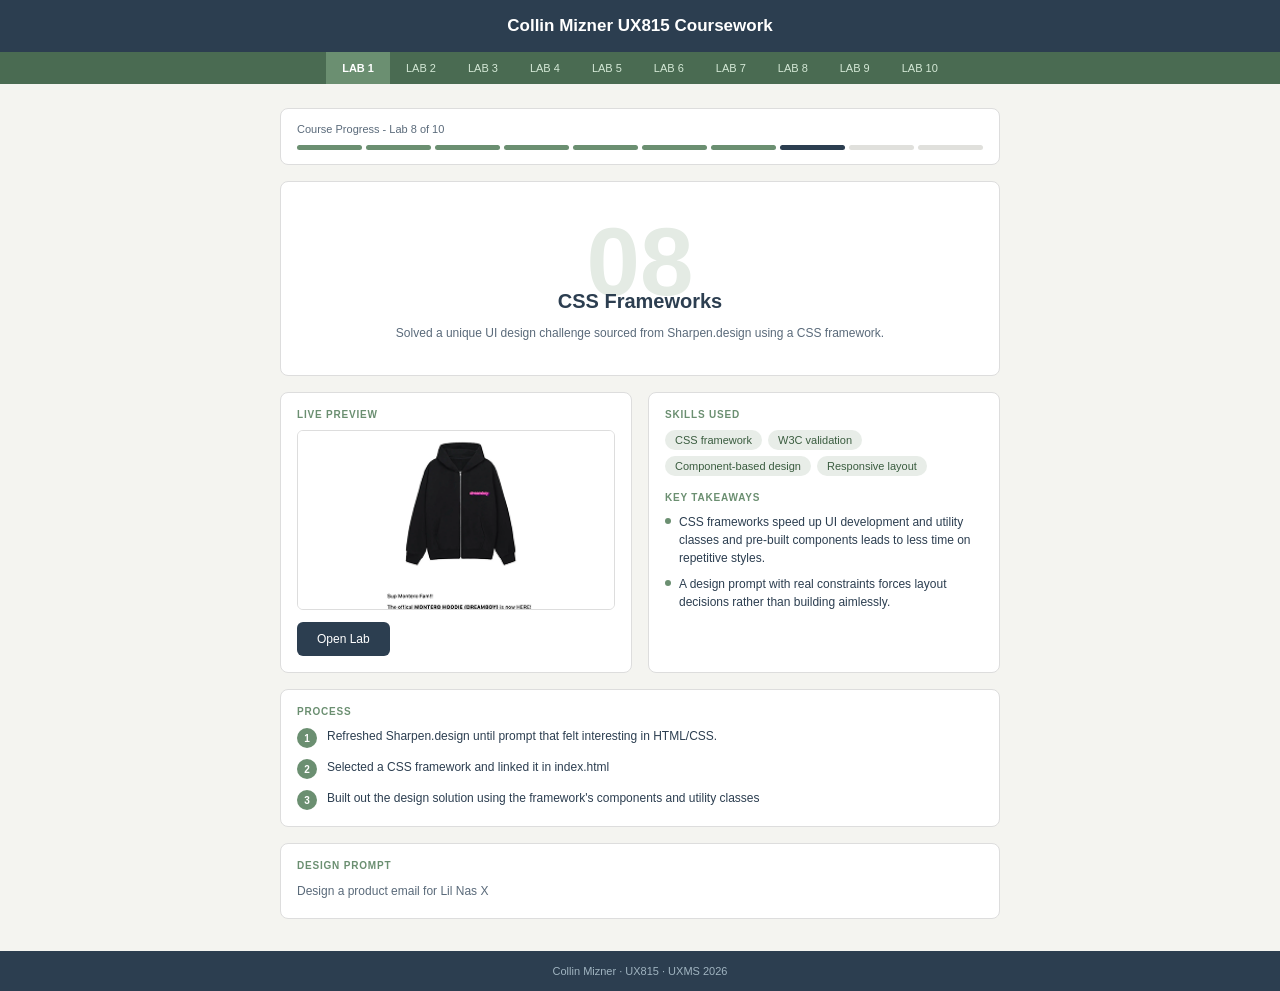
<file: lab8.html>
<!DOCTYPE html>
<html lang="en">
<head>
  <meta charset="UTF-8" />
  <meta name="viewport" content="width=device-width, initial-scale=1.0" />
  <title>Lab 8 — CSS Frameworks</title>
  <link rel="stylesheet" href="style.css" />
</head>
<body>

    <header class="site-header">
    Collin Mizner UX815 Coursework
  </header>

  <nav class="site-nav">
    <a href="index.html" class="active">LAB 1</a>
    <a href="lab2.html">LAB 2</a>
    <a href="lab3.html">LAB 3</a>
    <a href="lab4.html">LAB 4</a>
    <a href="lab5.html">LAB 5</a>
    <a href="lab6.html">LAB 6</a>
    <a href="lab7.html">LAB 7</a>
    <a href="lab8.html">LAB 8</a>
    <a href="lab9.html">LAB 9</a>
    <a href="lab10.html">LAB 10</a>
  </nav>

  <main class="page">

    <div class="progress-card">
      <p class="progress-label">Course Progress - Lab 8 of 10</p>
      <div class="progress-pips">
      <div class="pip done"></div><div class="pip done"></div>
      <div class="pip done"></div><div class="pip done"></div>
      <div class="pip done"></div><div class="pip done"></div>
      <div class="pip done"></div>
      <div class="pip current"></div>
      <div class="pip"></div><div class="pip"></div>
      </div>
    </div>

    <div class="hero-card">
      <div class="lab-num">08</div>
      <h1 class="hero-title">CSS Frameworks</h1>
      <p class="hero-desc">
       Solved a unique UI design challenge sourced from Sharpen.design using a
        CSS framework.
      </p>
    </div>

    <div class="two-col">

     <div class="card">
  <p class="card-label">Live Preview</p>
  <div class="preview-box">
    <img src="lab8ss.png" alt="Lab 2 preview">
  </div>
  <a href="https://remarkable-valkyrie-294055.netlify.app/" target="_blank" class="btn">Open Lab</a>
</div>

<div class="card">
        <p class="card-label">Skills Used</p>
        <div class="tags">
          <span class="tag">CSS framework</span>
          <span class="tag">W3C validation</span>
          <span class="tag">Component-based design</span>
          <span class="tag">Responsive layout</span>
        </div>

         <p class="card-label" style="margin-top: 16px;">Key Takeaways</p>
        <div class="takeaway-list">
          <div class="takeaway">
            <div class="takeaway-dot"></div>
            <p>CSS frameworks speed up UI development and utility classes and pre-built components leads to less time on repetitive styles.</p>
          </div>
          <div class="takeaway">
            <div class="takeaway-dot"></div>
            <p>A design prompt with real constraints forces layout decisions rather than building aimlessly.</p>
          </div>
        </div>
      </div>
 

    </div>


     <div class="card">
        <p class="card-label">Process</p>
        <div class="process-steps">
          <div class="step">
            <div class="step-num">1</div>
            <p>Refreshed Sharpen.design until prompt that felt interesting in HTML/CSS.</p>
          </div>
          <div class="step">
            <div class="step-num">2</div>
            <p>Selected a CSS framework and linked it in index.html</p>
          </div>
          <div class="step">
            <div class="step-num">3</div>
            <p>Built out the design solution using the framework's components and utility classes</p>
          </div>
        </div>
      </div>


    <div class="card">
        <p class="card-label">Design Prompt</p>
        <p class="challenge-text">
          Design a product email for Lil Nas X
        </p>
      </div>
 

    </div>

  </main>

  <footer class="site-footer">
    Collin Mizner · UX815 · UXMS 2026
  </footer>

</body>
</html>
</file>
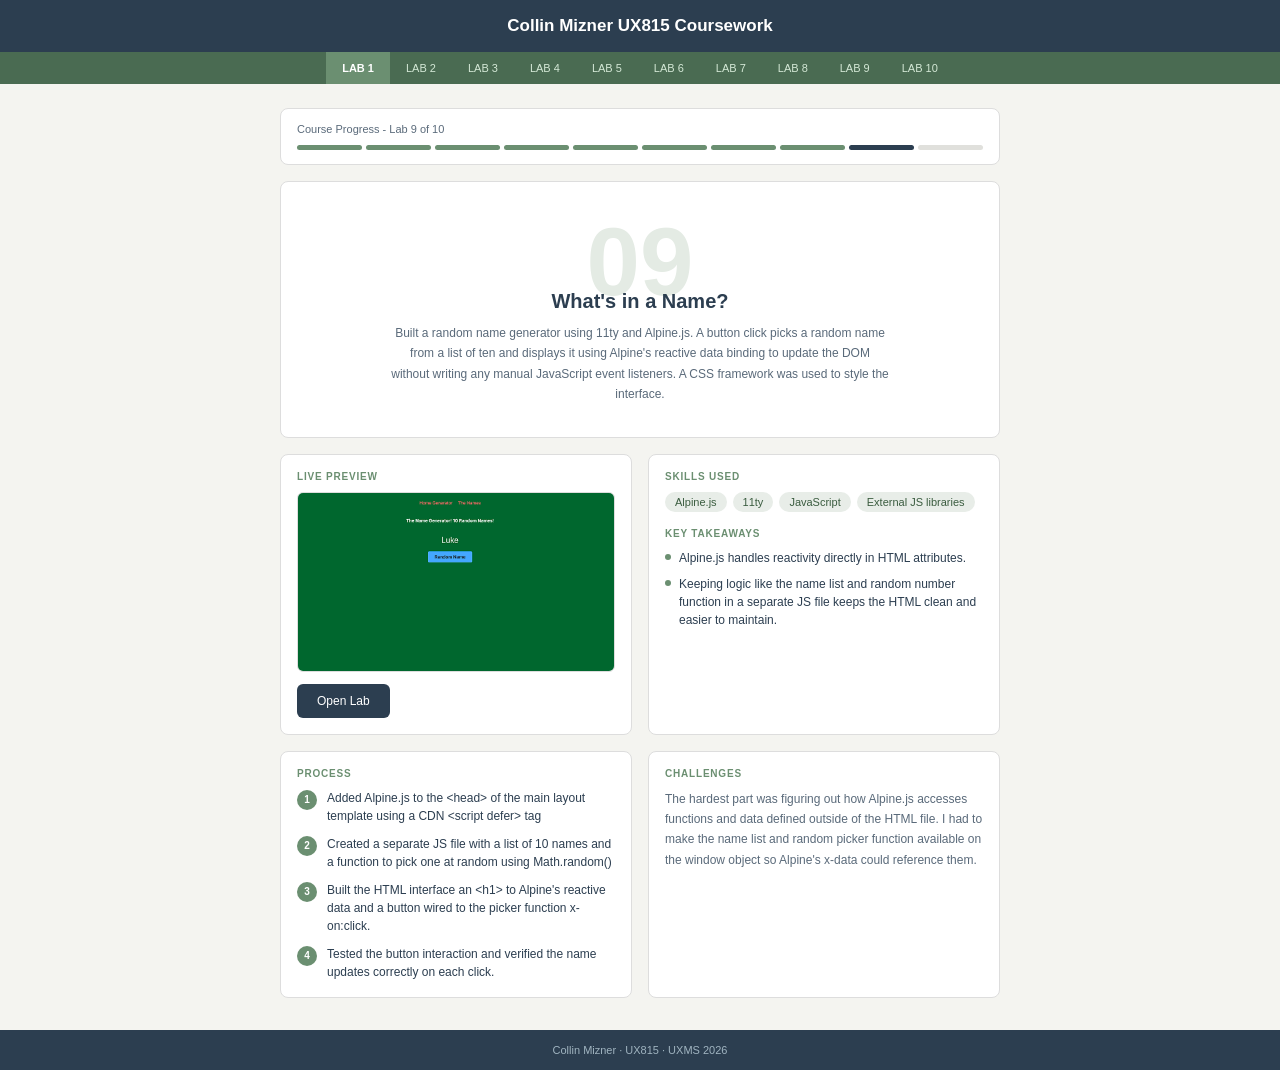
<file: lab9.html>
<!DOCTYPE html>
<html lang="en">
<head>
  <meta charset="UTF-8" />
  <meta name="viewport" content="width=device-width, initial-scale=1.0" />
  <title>Lab 9 — What's in a Name?</title>
  <link rel="stylesheet" href="style.css" />
</head>
<body>

    <header class="site-header">
    Collin Mizner UX815 Coursework
  </header>

  <nav class="site-nav">
    <a href="index.html" class="active">LAB 1</a>
    <a href="lab2.html">LAB 2</a>
    <a href="lab3.html">LAB 3</a>
    <a href="lab4.html">LAB 4</a>
    <a href="lab5.html">LAB 5</a>
    <a href="lab6.html">LAB 6</a>
    <a href="lab7.html">LAB 7</a>
    <a href="lab8.html">LAB 8</a>
    <a href="lab9.html">LAB 9</a>
    <a href="lab10.html">LAB 10</a>
  </nav>

  <main class="page">

    <div class="progress-card">
      <p class="progress-label">Course Progress - Lab 9 of 10</p>
      <div class="progress-pips">
      <div class="pip done"></div><div class="pip done"></div>
      <div class="pip done"></div><div class="pip done"></div>
      <div class="pip done"></div><div class="pip done"></div>
      <div class="pip done"></div><div class="pip done"></div>
      <div class="pip current"></div>
      <div class="pip"></div>
      </div>
    </div>

    <div class="hero-card">
      <div class="lab-num">09</div>
      <h1 class="hero-title">What's in a Name?</h1>
      <p class="hero-desc">
       Built a random name generator using 11ty and Alpine.js. A button click picks a
        random name from a list of ten and displays it using Alpine's reactive data
        binding to update the DOM without writing any manual JavaScript event
        listeners. A CSS framework was used to style the interface.
      </p>
    </div>

    <div class="two-col">

     <div class="card">
  <p class="card-label">Live Preview</p>
  <div class="preview-box">
    <img src="lab9ss.png" alt="Lab 9 preview">
  </div>
  <a href="https://gregarious-blancmange-f9bbc9.netlify.app/" target="_blank" class="btn">Open Lab</a>
</div>

 <div class="card">
        <p class="card-label">Skills Used</p>
        <div class="tags">
          <span class="tag">Alpine.js</span>
          <span class="tag">11ty</span>
          <span class="tag">JavaScript</span>
          <span class="tag">External JS libraries</span>
        </div>

         <p class="card-label" style="margin-top: 16px;">Key Takeaways</p>
        <div class="takeaway-list">
          <div class="takeaway">
            <div class="takeaway-dot"></div>
            <p>Alpine.js handles reactivity directly in HTML attributes.</p>
          </div>
          <div class="takeaway">
            <div class="takeaway-dot"></div>
            <p>Keeping logic like the name list and random number function in a separate JS file keeps the HTML clean and easier to maintain.</p>
          </div>
        </div>
      </div>
    </div>


     <div class="two-col">
 
      <div class="card">
        <p class="card-label">Process</p>
        <div class="process-steps">
          <div class="step">
            <div class="step-num">1</div>
            <p>Added Alpine.js to the &lt;head&gt; of the main layout template using a CDN &lt;script defer&gt; tag</p>
          </div>
          <div class="step">
            <div class="step-num">2</div>
            <p>Created a separate JS file with a list of 10 names and a function to pick one at random using Math.random()</p>
          </div>
          <div class="step">
            <div class="step-num">3</div>
            <p>Built the HTML interface an &lt;h1&gt; to Alpine's reactive data and a button wired to the picker function x-on:click.</p>
          </div>
          <div class="step">
            <div class="step-num">4</div>
            <p>Tested the button interaction and verified the name updates correctly on each click.</p>
          </div>
        </div>
      </div>


     <div class="card">
        <p class="card-label">Challenges</p>
        <p class="challenge-text">
          The hardest part was figuring out how Alpine.js accesses functions and data defined outside of the HTML file. I had to make the name list and random picker function available on the window object so Alpine's x-data could reference them.</p>
      </div>

    </div>

  </main>

  <footer class="site-footer">
    Collin Mizner · UX815 · UXMS 2026
  </footer>

</body>
</html>
</file>
<file: style.css>
:root {
  --color-navy:     #2C3E50;
  --color-sage:     #6B8F71;
  --color-sage-dark:#4a6b52;
  --color-bg:       #F4F4F0;
  --color-white:    #ffffff;
  --color-muted:    #5a6a7a;
  --color-border:   #dddddd;
  --color-tag-bg:   #e8ede8;
  --color-tag-text: #3a5c3f;
  --color-num-ghost:#e4ebe4;
  --color-pip:      #e0e0dc;
  --radius-sm:      6px;
  --radius-md:      8px;
  --font-main:      sans-serif;
}

*, *::before, *::after {
  box-sizing: border-box;
  margin: 0;
  padding: 0;
}

body {
  font-family: var(--font-main);
  background: var(--color-bg);
  color: var(--color-navy);
}

a {
  text-decoration: none;
  color: inherit;
}

code {
  font-size: 11px;
  background: #f0f0ee;
  padding: 1px 5px;
  border-radius: 3px;
}


.site-header {
  background: var(--color-navy);
  color: var(--color-white);
  text-align: center;
  padding: 16px 20px;
  font-size: 17px;
  font-weight: 600;
}

.site-nav {
  background: var(--color-sage-dark);
  display: flex;
  overflow-x: auto;
  scrollbar-width: none;
  justify-content: center;
}

.site-nav::-webkit-scrollbar {
  display: none;
}

.site-nav a {
  padding: 10px 16px;
  font-size: 11px;
  font-weight: 500;
  color: #d4e8d6;
  white-space: nowrap;
  transition: background 0.15s, color 0.15s;
}

.site-nav a:hover {
  background: var(--color-sage);
  color: var(--color-white);
}

.site-nav a.active {
  background: var(--color-sage);
  color: var(--color-white);
  font-weight: 750;
}

.page {
  max-width: 760px;
  margin: 0 auto;
  padding: 24px 20px;
  display: flex;
  flex-direction: column;
  gap: 16px;
}

.card {
  background: var(--color-white);
  border: 0.5px solid var(--color-border);
  border-radius: var(--radius-md);
  padding: 16px;
}

.card-label {
  font-size: 10px;
  font-weight: 600;
  color: var(--color-sage);
  text-transform: uppercase;
  letter-spacing: 0.08em;
  margin-bottom: 10px;
}

.progress-card {
  background: var(--color-white);
  border: 0.5px solid var(--color-border);
  border-radius: var(--radius-md);
  padding: 14px 16px;
}

.progress-label {
  font-size: 11px;
  color: var(--color-muted);
  margin-bottom: 10px;
}

.progress-pips {
  display: flex;
  gap: 4px;
}

.pip {
  flex: 1;
  height: 5px;
  border-radius: 3px;
  background: var(--color-pip);
}

.pip.done    { background: var(--color-sage); }
.pip.current { background: var(--color-navy); }

.hero-card {
  background: var(--color-white);
  border: 0.5px solid var(--color-border);
  border-radius: var(--radius-md);
  padding: 32px 24px;
  text-align: center;
}

.lab-num {
  font-size: 96px;
  font-weight: 600;
  color: var(--color-num-ghost);
  line-height: 1;
  margin-bottom: -20px;
}

.hero-title {
  font-size: 20px;
  font-weight: 700;
  color: var(--color-navy);
  margin-bottom: 10px;
}

.hero-desc {
  font-size: 12px;
  color: var(--color-muted);
  line-height: 1.7;
  max-width: 500px;
  margin: 0 auto;
}

.two-col {
  display: grid;
  grid-template-columns: 1fr 1fr;
  gap: 16px;
}

.preview-box {
  background: #f0f0ee;
  border: 0.5px solid var(--color-border);
  border-radius: var(--radius-sm);
  height: 180px;
  display: flex;
  align-items: center;
  justify-content: center;
  font-size: 11px;
  color: #999;
  overflow: hidden;
}

.preview-box img {
  width: 100%;
  height: 100%;
  object-fit: cover;
  display: block;
}

.btn {
  display: inline-block;
  background: var(--color-navy);
  color: var(--color-white);
  font-size: 12px;
  padding: 10px 20px;
  border-radius: var(--radius-sm);
  margin-top: 12px;
  transition: opacity 0.15s;
}

.btn:hover {
  opacity: 0.85;
}

.tags {
  display: flex;
  flex-wrap: wrap;
  gap: 6px;
}

.tag {
  background: var(--color-tag-bg);
  color: var(--color-tag-text);
  font-size: 11px;
  padding: 4px 10px;
  border-radius: 20px;
}

.takeaway-list {
  display: flex;
  flex-direction: column;
  gap: 8px;
}

.takeaway {
  display: flex;
  gap: 8px;
  align-items: flex-start;
}

.takeaway-dot {
  width: 6px;
  height: 6px;
  border-radius: 50%;
  background: var(--color-sage);
  margin-top: 5px;
  flex-shrink: 0;
}

.takeaway p {
  font-size: 12px;
  color: var(--color-navy);
  line-height: 1.5;
}

.process-steps {
  display: flex;
  flex-direction: column;
  gap: 10px;
}

.step {
  display: flex;
  gap: 10px;
  align-items: flex-start;
}

.step-num {
  width: 20px;
  height: 20px;
  border-radius: 50%;
  background: var(--color-sage);
  color: var(--color-white);
  font-size: 10px;
  font-weight: 600;
  display: flex;
  align-items: center;
  justify-content: center;
  flex-shrink: 0;
  margin-top: 1px;
}

.step p {
  font-size: 12px;
  color: var(--color-navy);
  line-height: 1.5;
}

.challenge-text {
  font-size: 12px;
  color: var(--color-muted);
  line-height: 1.7;
}

.site-footer {
  background: var(--color-navy);
  color: #a0b4c0;
  text-align: center;
  padding: 14px;
  font-size: 11px;
  margin-top: 8px;
}
</file>
